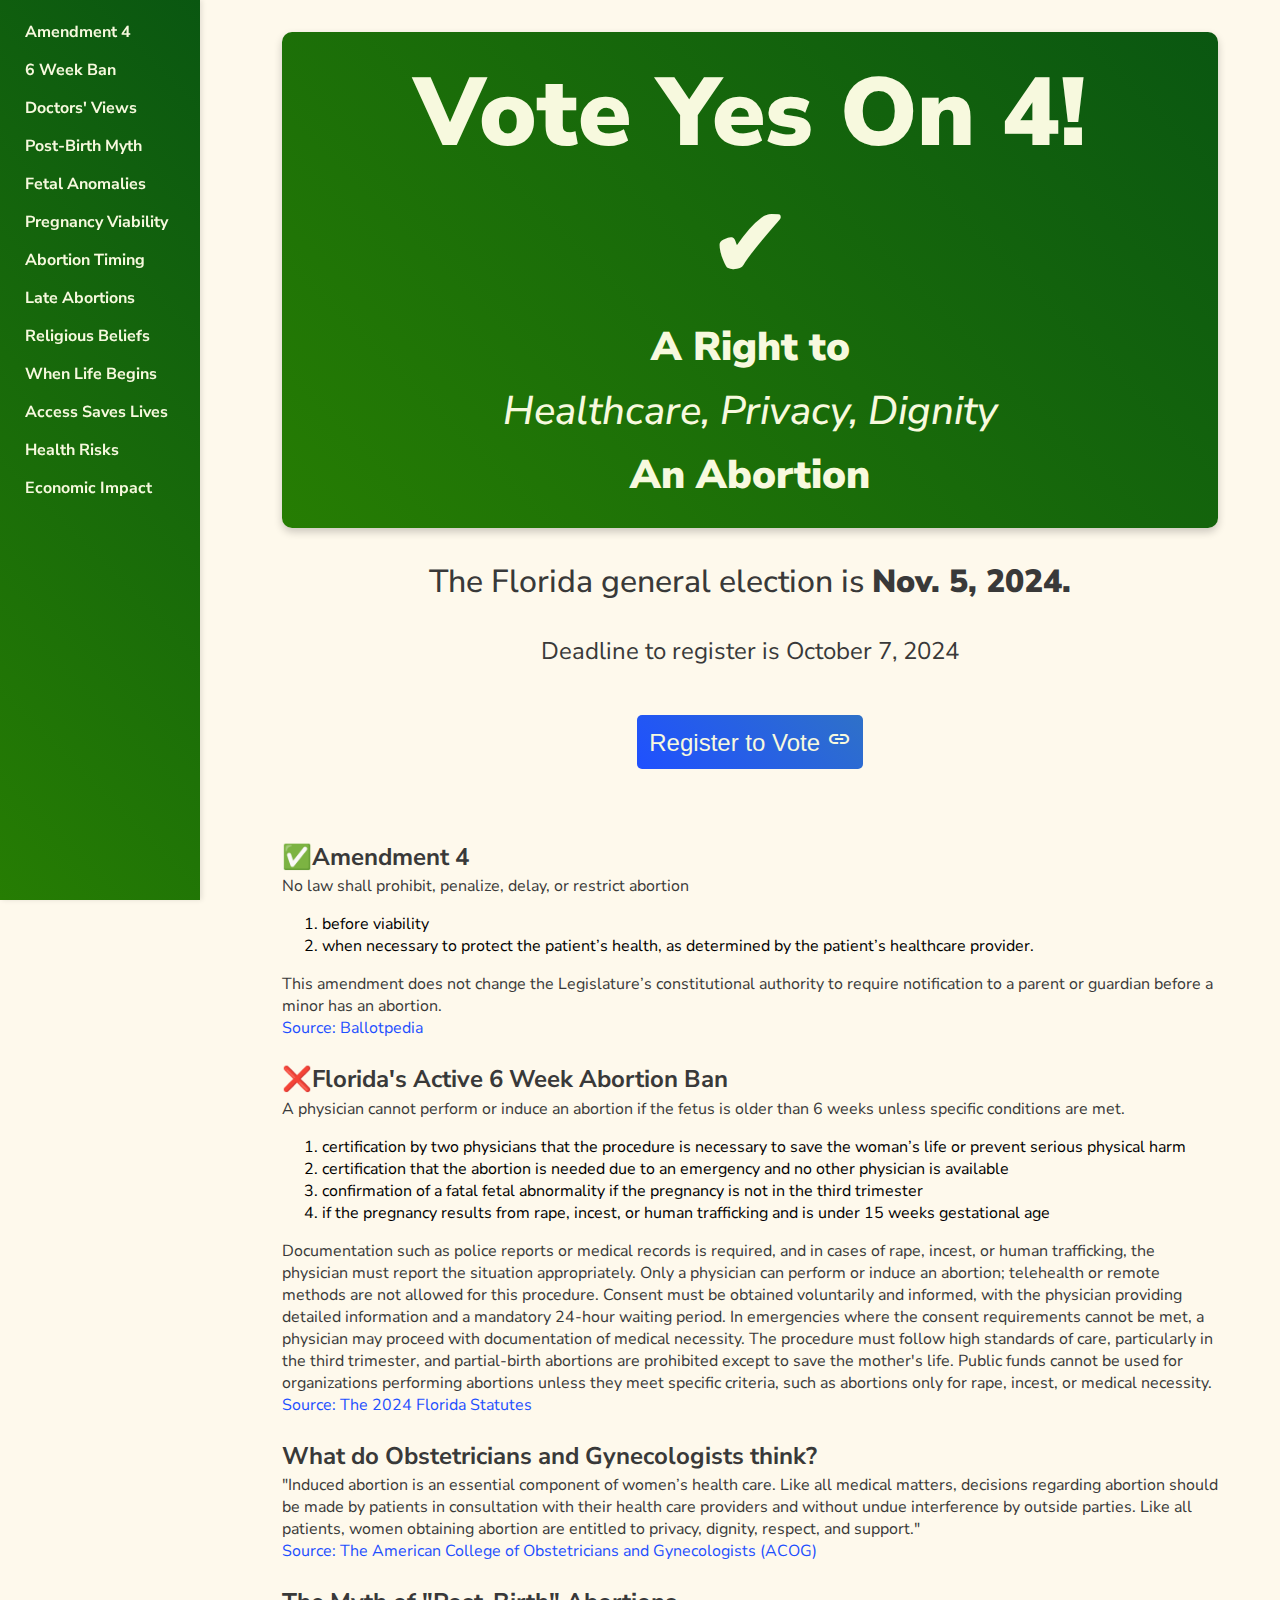
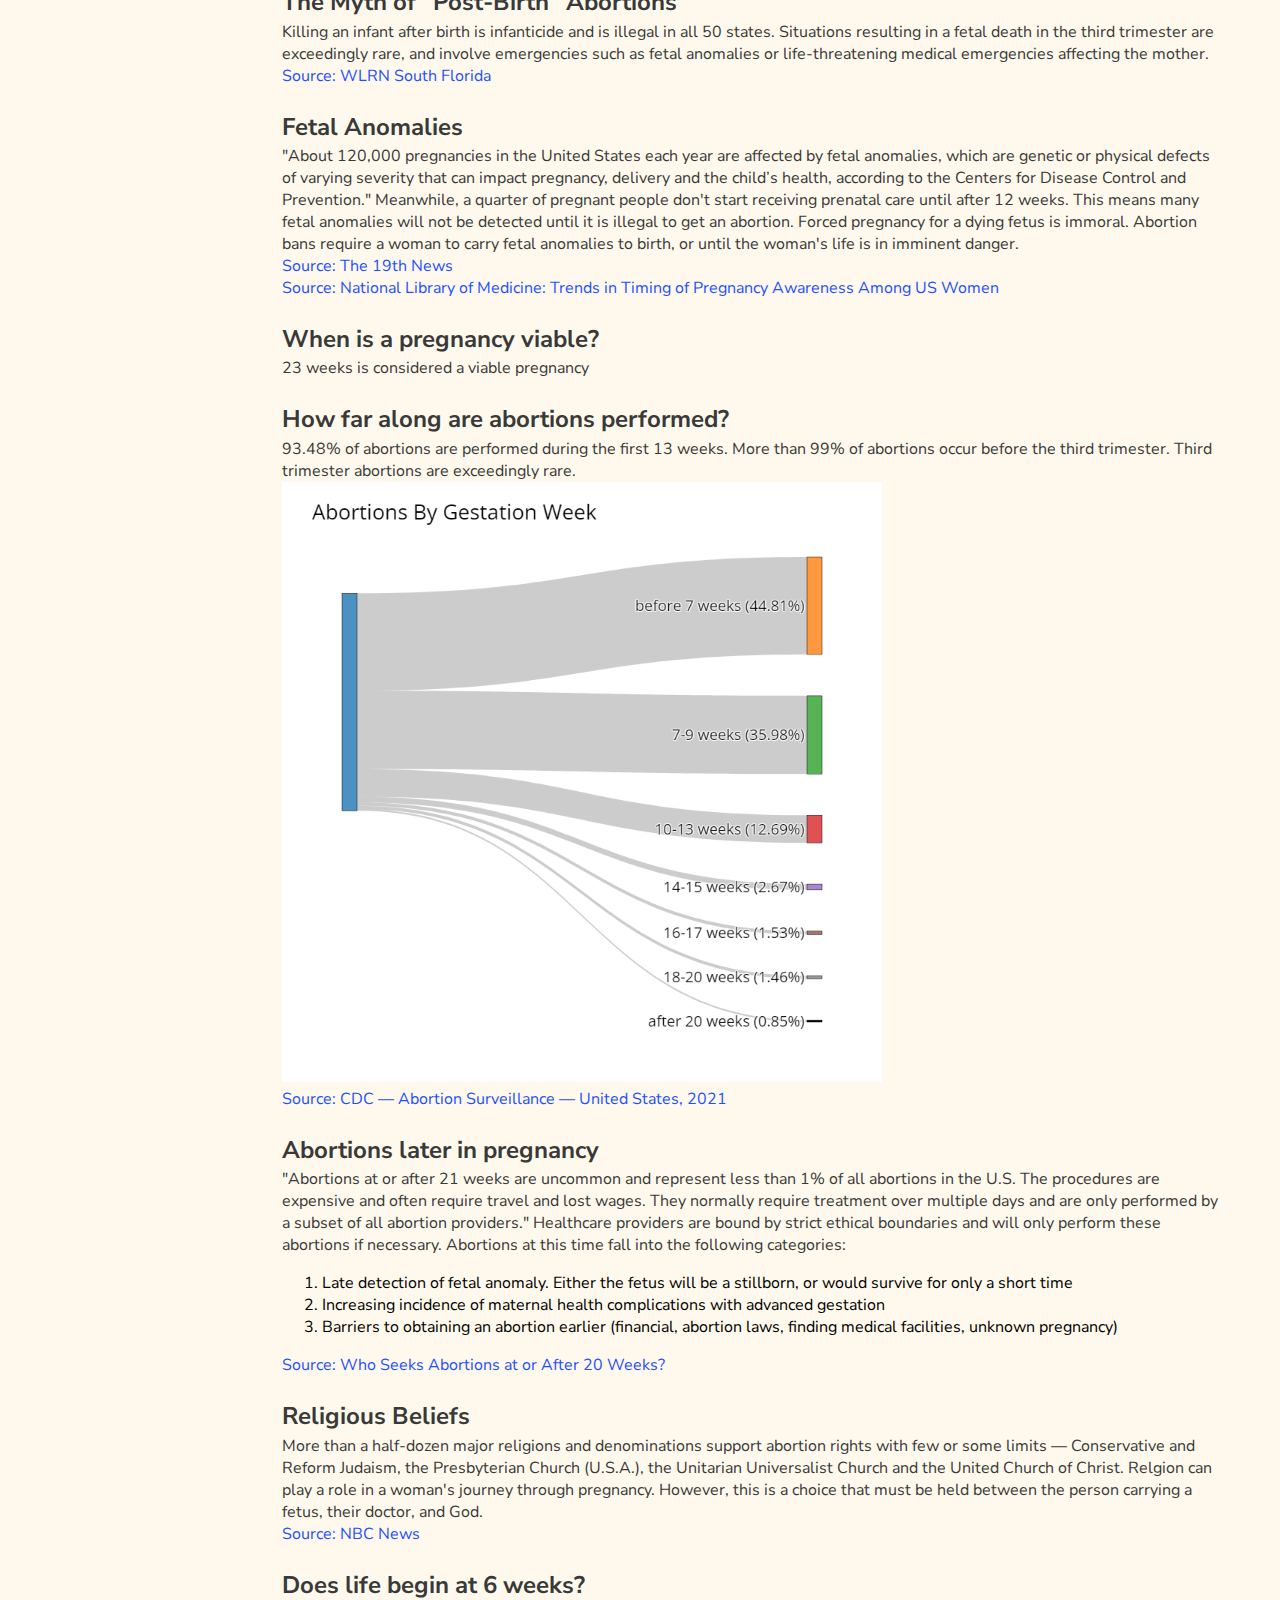
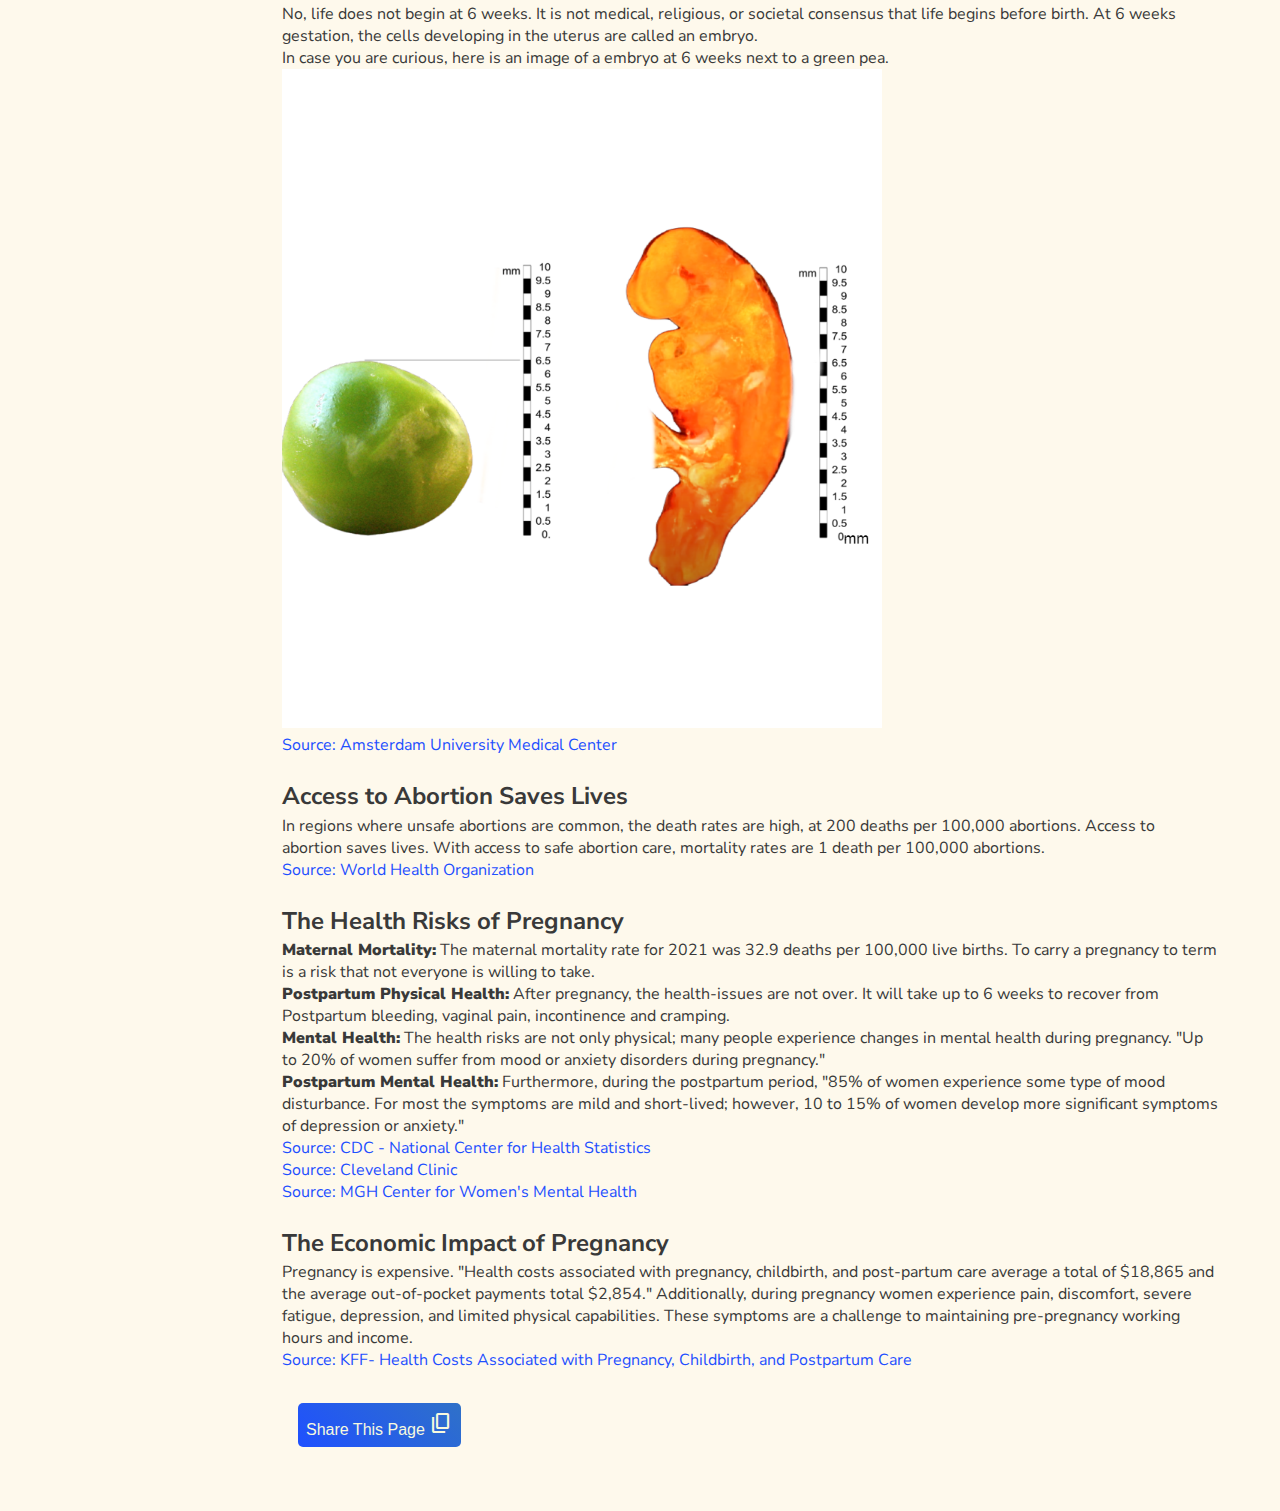
<file: index.html>
<!DOCTYPE html>
<html lang="en">

<head>
    <meta charset="UTF-8">
    <meta name="viewport" content="width=device-width, initial-scale=1.0">
    <title>Yes On 4!</title>
    <link rel="stylesheet" href="styles.css">
    <link rel="preconnect" href="https://fonts.googleapis.com">
    <link rel="preconnect" href="https://fonts.gstatic.com" crossorigin>
    <link
        href="https://fonts.googleapis.com/css2?family=Nunito+Sans:ital,opsz,wdth,wght@0,6..12,112.5,200..1000;1,6..12,112.5,200..1000&family=Unbounded&display=swap"
        rel="stylesheet">
    <link rel="stylesheet"
        href="https://fonts.googleapis.com/css2?family=Material+Symbols+Outlined:opsz,wght,FILL,GRAD@20..48,100..700,0..1,-50..200" />
    <link rel="stylesheet"
        href="https://fonts.googleapis.com/css2?family=Material+Symbols+Outlined:opsz,wght,FILL,GRAD@20..48,100..700,0..1,-50..200" />
    <link rel="preconnect" href="https://fonts.googleapis.com">
    <link rel="preconnect" href="https://fonts.gstatic.com" crossorigin>
    <link
        href="https://fonts.googleapis.com/css2?family=Josefin+Sans:ital,wght@0,100..700;1,100..700&family=Noto+Sans:ital,wght@0,100..900;1,100..900&family=Nunito+Sans:ital,opsz,wdth,wght@0,6..12,75,700;1,6..12,75,700&family=Nunito:ital,wght@0,200..1000;1,200..1000&family=Unbounded:wght@574&display=swap"
        rel="stylesheet">
</head>

<body>
    <div class="sidebar nunito-sub">
        <ul>
            <li><a href="#amendment-txt">Amendment 4</a></li>
            <li><a href="#ban-txt">6 Week Ban</a></li>
            <li><a href="#doctors">Doctors' Views</a></li>
            <li><a href="#myth">Post-Birth Myth</a></li>
            <li><a href="#anomalies">Fetal Anomalies</a></li>
            <li><a href="#viable">Pregnancy Viability</a></li>
            <li><a href="#when">Abortion Timing</a></li>
            <li><a href="#later">Late Abortions</a></li>
            <li><a href="#religion">Religious Beliefs</a></li>
            <li><a href="#life-begin">When Life Begins</a></li>
            <li><a href="#access">Access Saves Lives</a></li>
            <li><a href="#risks">Health Risks</a></li>
            <li><a href="#economics">Economic Impact</a></li>
        </ul>
    </div>
    <main>
        <div>

            <div class="title-card center nunito-title">
                <h1 class="title-text ">Vote Yes On 4!<br>&#x2714;</h1>
                <h3 class="mainh3">A Right to</h3>
                <h3 class="subh3">Healthcare, Privacy, Dignity</h3>
                <h3 class="mainh3">An Abortion</h3>
            </div>


        </div>
        <div>
            <p class="headp">The Florida general election is <strong>Nov. 5, 2024.</strong></p>


            <p class="subp"><br>Deadline to register is October 7, 2024<br><button class="button"
                    onclick="window.open('https://vote.gov/', '_blank')">Register to
                    Vote <span class="material-symbols-outlined">
                        link
                    </span></button></p>

        </div>


        </div>
        <section class="nunito-info">

            <h2 class="h2amendment nunito-sub" id="amendment-txt">✅Amendment 4</h2>
            <p class="amendment">No law shall prohibit, penalize, delay, or restrict abortion</p>
            <ol class="amendment">
                <li>before viability
                <li>when necessary to protect the patient’s
                    health, as determined by the patient’s healthcare provider.
            </ol>
            <p class="amendment">
                This amendment does not change the Legislature’s
                constitutional authority to require notification to a parent or guardian before a minor has
                an
                abortion.
            </p>
            <p>
                <a class="source"
                    href="https://ballotpedia.org/Florida_Amendment_4,_Right_to_Abortion_Initiative_(2024)">Source:
                    Ballotpedia</a>
            </p>

            <h2 id="ban-txt" class="nunito-sub">❌Florida's Active 6 Week Abortion Ban</h2>
            <p>
                A physician cannot perform or induce an abortion if the fetus is older than 6 weeks unless
                specific
                conditions are met.
            </p>
            <ol>
                <li>certification by two physicians that the procedure is necessary to save the woman’s life
                    or
                    prevent serious physical harm
                <li>certification that the abortion is needed due to an emergency and no other physician is
                    available
                <li>confirmation of a fatal fetal abnormality if the pregnancy is not in the third trimester
                <li>if the pregnancy
                    results from rape, incest, or human trafficking and is under 15 weeks gestational age
            </ol>
            <p>Documentation such as police
                reports or medical records is required, and in cases of rape, incest, or human trafficking,
                the
                physician must report
                the situation appropriately.

                Only a physician can perform or induce an abortion; telehealth or remote methods are not
                allowed for
                this procedure.
                Consent must be obtained voluntarily and informed, with the physician providing detailed
                information and
                a mandatory
                24-hour waiting period. In emergencies where the consent requirements cannot be met, a
                physician may
                proceed with
                documentation of medical necessity. The procedure must follow high standards of care,
                particularly in
                the third
                trimester, and partial-birth abortions are prohibited except to save the mother's life.
                Public funds
                cannot be used for
                organizations performing abortions unless they meet specific criteria, such as abortions
                only for rape,
                incest, or
                medical necessity.
            <p>
                <a class="source"
                    href="http://www.leg.state.fl.us/statutes/index.cfm?App_mode=Display_Statute&URL=0300-0399/0390/Sections/0390.0111.html">Source:
                    The
                    2024 Florida Statutes</a>
            </p>
            </p>


            <h2 id="doctors">What do Obstetricians and Gynecologists think?</h2>
            <p>
                "Induced abortion is an essential component of women’s health care. Like all medical matters, decisions
                regarding
                abortion should be made by patients in consultation with their health care providers and without undue
                interference by
                outside parties. Like all patients, women obtaining abortion are entitled to privacy, dignity, respect,
                and support."
            <p>
                <a class="source"
                    href="https://www.acog.org/advocacy/facts-are-important/abortion-is-healthcare">Source: The
                    American
                    College of Obstetricians and Gynecologists (ACOG)</a>
            </p>
            </p>

            <h2 id="myth">The Myth of "Post-Birth" Abortions</h2>
            <p>
                Killing an infant after birth is infanticide and is illegal in all 50 states. Situations resulting in a
                fetal death in
                the third trimester are exceedingly rare, and involve emergencies such as fetal anomalies or
                life-threatening medical
                emergencies affecting the mother.
            <p>
                <a class="source"
                    href="https://www.wlrn.org/government-politics/2023-07-25/desantis-false-claim-post-birth-abortions">Source:
                    WLRN South Florida</a>
            </p>
            </p>

            <h2 id="anomalies">Fetal Anomalies</h2>
            <p>
                "About 120,000 pregnancies in the United States each year are affected by fetal anomalies, which are
                genetic or physical
                defects of varying severity that can impact pregnancy, delivery and the child’s health, according to the
                Centers for
                Disease Control and Prevention." Meanwhile, a quarter of pregnant people don't start receiving prenatal
                care until after 12 weeks. This means many fetal anomalies will not be detected until it is illegal to
                get an abortion.
                Forced pregnancy for a dying fetus is immoral. Abortion bans require a woman to carry fetal
                anomalies to birth, or until the woman's
                life is in imminent danger.
            <p>
                <a class="source" href="https://19thnews.org/2022/08/abortion-bans-no-fetal-anomaly-exceptions">Source:
                    The 19th
                    News</a>
            </p>
            <p>
                <a class="source" href="https://www.ncbi.nlm.nih.gov/pmc/articles/PMC5269518/table/T1/">Source: National
                    Library of
                    Medicine: Trends in Timing of Pregnancy Awareness Among US Women</a>
            </p>
            </p>



            <h2 id="viable">When is a pregnancy viable?</h2>
            <p class="">23 weeks is considered a viable pregnancy</p>
            <h2 id="when">How far along are abortions performed?</h2>
            <p>
                93.48% of abortions are performed during the first 13 weeks. More than 99% of abortions
                occur before the third trimester. Third trimester abortions are exceedingly
                rare.
            </p>
            <p>
                </table>
                <img class="img" src="./graph-png.png" alt="Graph Showing gestation period where abortion was performed"
                    width="600">
            <p><a class="source" href='https://www.cdc.gov/mmwr/volumes/72/ss/ss7209a1.htm#T10_down'>Source: CDC —
                    Abortion
                    Surveillance — United
                    States, 2021</a></p>
            </p>

            <h2 id="later">Abortions later in pregnancy</h2>
            <p>"Abortions at or after 21 weeks are uncommon and represent less than 1% of all abortions in the U.S. The
                procedures
                are expensive
                and often require travel and lost wages. They normally require treatment over multiple days and are only
                performed by a
                subset of all abortion providers." Healthcare providers are bound by strict ethical boundaries and will
                only perform these abortions if necessary.
                Abortions at this time fall into the following categories:
            <ol>
                <li>Late detection of fetal anomaly. Either the fetus will be a stillborn, or would survive for only a
                    short time</li>
                <li>Increasing incidence of maternal health complications with advanced gestation</li>
                <li>Barriers to obtaining an abortion earlier (financial, abortion laws, finding medical facilities,
                    unknown pregnancy)</li>
            </ol>
            <p>
                <a class="source" href=" https://doi.org/10.1363/4521013">Source:
                    Who Seeks Abortions at or After 20 Weeks?</a>
            </p>
            </p>
            <h2 id="religion">Religious Beliefs</h2>
            <p>More than a half-dozen major religions and denominations support abortion rights with few or some limits
                —
                Conservative
                and Reform Judaism, the Presbyterian Church (U.S.A.), the Unitarian Universalist Church and the United
                Church of Christ. Relgion can play a role in a woman's journey through pregnancy. However, this is a
                choice
                that must
                be held between the person carrying a fetus, their doctor, and God.
            </p>
            <a class="source"
                href="https://www.nbcnews.com/news/us-news/religions-support-abortion-rights-leaders-are-speaking-rcna27194">Source:
                NBC News</a>
            <h2 id="life-begin">Does life begin at 6 weeks?</h2>
            <p>No, life does not begin at 6 weeks. It is not medical, religious, or societal consensus that life begins
                before birth. At 6 weeks gestation, the cells developing in the uterus are called
                an embryo.
            </p>
            <p>
                In case you are curious, here is an image of a embryo at 6 weeks next to a green
                pea.

            <p>
            <div><img class="img" src="./pea-vs-embryo.png" alt="Green Pea vs. 6 Week Embryo" width="600"></div>
            <a class="source"
                href="https://www.amsterdamumc.org/en/spotlight/first-ever-crystal-clear-image-of-6-week-old-embryo.htm">Source:
                Amsterdam University Medical Center</a>
            </p>
            <h2 id="access">Access to Abortion Saves Lives</h2>
            <p>
                In regions where unsafe abortions are common, the death rates are high, at 200 deaths per 100,000
                abortions.
                Access to abortion saves lives. With access to safe abortion care, mortality rates are 1 death per
                100,000
                abortions.
            <p>
                <a class="source" href="https://www.who.int/news-room/fact-sheets/detail/abortion">Source: World Health
                    Organization</a>
            </p>
            </p>

            <h2 id="risks">The Health Risks of Pregnancy</h2>
            <p>
                <strong>Maternal Mortality:</strong>
                The maternal mortality rate for 2021 was 32.9 deaths per 100,000 live births. To carry a pregnancy to
                term is a risk that not everyone is willing to take.
                <br><strong>Postpartum Physical Health:</strong>
                After pregnancy, the health-issues are not over. It will take up to 6 weeks to recover from Postpartum
                bleeding, vaginal pain, incontinence and cramping.

                <br><strong>Mental Health:</strong>
                The health risks are not only physical; many people experience changes in mental health during
                pregnancy. "Up to 20% of women suffer from mood or anxiety disorders during pregnancy."
                <br><strong>Postpartum Mental Health:</strong>
                Furthermore, during the postpartum period, "85% of women experience some type of mood disturbance. For
                most the
                symptoms are
                mild and short-lived; however, 10 to 15% of women develop more significant symptoms of depression or
                anxiety."
            <p>
                <a class="source"
                    href="https://www.cdc.gov/nchs/data/hestat/maternal-mortality/2021/maternal-mortality-rates-2021.htm">Source:
                    CDC - National Center for Health Statistics</a>
            </p>
            <p>
                <a class="source" href="https://health.clevelandclinic.org/postpartum-recovery">Source:
                    Cleveland Clinic</a>
            </p>
            <p>
                <a class="source"
                    href="https://womensmentalhealth.org/specialty-clinics-2/postpartum-psychiatric-disorders-2/">Source:
                    MGH Center for Women's Mental Health</a>
            </p>
            </p>

            <h2 id="economics">The Economic Impact of Pregnancy</h2>
            <p>Pregnancy is expensive. "Health costs associated with pregnancy, childbirth, and post-partum care average
                a total of $18,865 and
                the average out-of-pocket payments total $2,854." Additionally, during pregnancy women experience pain,
                discomfort, severe fatigue,
                depression, and limited physical capabilities. These symptoms are a challenge to maintaining
                pre-pregnancy working hours and income.</p>
            <p>
                <a class="source"
                    href="https://www.kff.org/health-costs/issue-brief/health-costs-associated-with-pregnancy-childbirth-and-postpartum-care/">Source:
                    KFF- Health Costs Associated with Pregnancy, Childbirth, and Postpartum Care</a>
            </p>


            <button id="copyLinkButton" class="button">Share This Page <span class="material-symbols-outlined">
                    content_copy
                </span></button>


        </section>
    </main>
    <script>
        document.getElementById('copyLinkButton').addEventListener('click', function () {
            navigator.clipboard.writeText("http://www.yeson4florida.com/").then(function () {
                alert('Link copied to clipboard!');
            }, function (err) {
                alert('Failed to copy link: ', err);
            });
        });
    </script>
</body>

</html>
</file>
<file: styles.css>
/* Define primary and secondary colors */
:root {
    --primary-color: #267d03;
    --secondary-color: #0a5711;
    --tertiary-color: #1f50ff;
    --tert-grad: #2f71c8;
    --header-font-color: #f7f9de;
    --off-white: #eef2e9;
    --off-black: #393939;
    --font-regular: "Nunito Sans", sans-serif;
    --bg-start: #e8e8e8;
    --bg-end: #dae6d1;
    --bg: #fef9ec;
}

* {
    box-sizing: border-box;
}

html {
    scroll-behavior: smooth;
}

body {
    font-family: var(--font-regular);
    margin: 0;
    background: var(--bg);
    display: flex;
    justify-content: flex-end;
    align-items: center;
    flex-direction: column;
    min-height: 100vh;
    max-width: 100vw;
}

main {
    margin-left: 220px;
    width: 80vw;
    max-width: 1000px;
    padding: 2em;
    text-align: left;
}



.sidebar {
    position: fixed;
    top: 0;
    left: 0;
    width: 200px;
    height: 100%;
    padding: 5px 20px;
    background: linear-gradient(45deg, var(--primary-color), var(--secondary-color));
    box-shadow: 2px 0 5px rgba(0, 0, 0, 0.1);
    overflow-y: auto;
}

.sidebar ul {
    list-style-type: none;
    padding: 0;
}

.sidebar ul li {
    margin-bottom: 1rem;
}

.sidebar ul li a {
    color: var(--header-font-color);
    border-radius: 4px;
    padding: 5px;
    text-decoration: none;
    font-weight: bold;
}

.sidebar ul li a:hover {
    transition: .3s;
    box-shadow: 0 0 3pt 2pt white;
}

.title-card {
    background: linear-gradient(45deg, var(--primary-color), var(--secondary-color));
    color: var(--header-font-color);
    padding: 1em;
    border-radius: 10px;
    width: 100%;
    margin: 0 auto 2em;
    box-shadow: 0 4px 8px rgba(0, 0, 0, 0.2);
    text-align: center;
}

h1,
h2,
h3 {
    margin: 0;
    color: var(--off-black);
}

h1 {
    color: white;
    font-size: 4em;
    font-weight: 900;
}

h2 {
    margin-top: 1em;
    margin-bottom: 0.1em;
}

h3 {
    color: white;
    font-size: 2.5em;
    margin-bottom: 0;
}

.subh3,
.mainh3 {
    font-size: 2.5em;
    font-weight: 500;
    margin-top: 0.25em;
    margin-bottom: 0.25em;
    text-align: center;
}

.subh3 {
    font-style: italic;
    color: var(--header-font-color);
}

.mainh3 {
    font-weight: 900;
    color: var(--header-font-color);
}

p {
    margin: 0;
    color: var(--off-black);
    font-size: medium;
}

strong {
    font-weight: 900;
}

.whitep,
.headp {
    text-align: center;
    font-weight: 500;
    font-size: 2em;
    color: var(--off-black);
}

.whitep {
    color: var(--off-white);
}

.subp {
    text-align: center;
    font-weight: 400;
    font-size: 1.5em;
    color: var(--off-black);
}

.cardholder {
    display: flex;
    flex-wrap: wrap;
    gap: 20px;
    padding: 20px;
}

.card {
    flex: 1 1 300px;
    background: linear-gradient(45deg, var(--primary-color), var(--secondary-color));
    border: 1px solid #ccc;
    border-radius: 5px;
    padding: 1em;
    margin: 1em auto;
    max-width: 400px;
    box-shadow: 0 4px 8px rgba(0, 0, 0, 0.2);
}

button {
    background: linear-gradient(45deg, var(--tertiary-color), var(--tert-grad));
    color: var(--header-font-color);
    border: none;
    border-radius: 5px;
    cursor: pointer;
    margin: 2em 1em;
    padding: 0.5em;
    font-size: 1em;
}

button:hover {
    box-shadow: 4px 8px 4px rgba(1, 1, 1, 0.1) inset,
        -4px -8px 4px rgba(255, 255, 255, 0.1) inset;
}


.nunito-title,
.noto-sub,
.noto-info,
.title-text {
    font-family: "Nunito Sans", sans-serif;
}

.title-text {
    font-size: 6em;
    font-stretch: narrower;
    color: var(--header-font-color);
    font-weight: 900;
}

.source {
    color: var(--tertiary-color);
}

@media (max-width: 1000px) {
    .title-card {
        width: 90%;
    }

    .title-text {
        font-stretch: narrower;
        color: var(--header-font-color);
        font-weight: 900;
        font-size: 3em;
    }

    .mainh3 {
        font-size: 1.5em;
    }

    .subh3 {
        font-size: 1.5em;
    }


    .sidebar {
        position: fixed;
        width: 100vw;
        height: 105px;
        margin: 0 0;
        padding: 0px 0px;
        border-radius: 0;
    }

    main {
        margin-left: 0;
        width: 95%;
        padding: 2em 1em;
    }

    .sidebar ul {
        display: flex;
        flex-wrap: wrap;
    }

    .sidebar ul li {
        flex: 1 1 30%;
        margin: 0px;
        padding-bottom: 2px;
        font-size: x-small;
    }

    .sidebar ul li a {
        border-radius: 3px;
    }

    .primary-button {
        font-size: small;
    }

    .title-card {
        margin-top: 100px;
    }

    .img {
        width: 90vw;
    }

}

@media (max-width: 375px) {
    .title-card {
        width: 90%;
    }

    .title-text {
        font-stretch: narrower;
        color: var(--header-font-color);
        font-weight: 900;
        font-size: 2.5em;
    }

    .mainh3 {
        font-size: 1.5em;
    }

    .subh3 {
        font-size: 1.5em;
    }


    .sidebar {
        position: fixed;
        width: 100vw;
        height: 100px;
        margin: 0 0 0 0;
        padding: 0 0 0;
        border-radius: 0;
    }

    main {
        margin-left: 0;
        width: 95%;
        padding: 2em 1em;
    }

    .sidebar ul {
        display: flex;
        flex-wrap: wrap;
    }

    .sidebar ul li {
        flex: 1 1 1 20%;
        margin-left: 5px;
        padding-bottom: 0px;
        font-size: xx-small;
        margin-bottom: 0.1rem;
    }

    .sidebar ul li a {
        border-radius: 3px;
        padding: 0px;
    }

    .primary-button {
        font-size: small;
    }

    .title-card {
        margin-top: 100px;
    }

    .img {
        width: 90vw;
    }

}

@media (max-width: 345px) {
    sidebar {
        height: 120px;
    }
}

.graph {
    width: 100vw;
    height: 820px;
    border: none;
}

a {
    color: rgb(0, 0, 0);
    text-decoration: none;
}

a:hover {
    text-decoration: underline;
}

.material-symbols-outlined {
    font-variation-settings: 'FILL' 0, 'wght' 400, 'GRAD' 0, 'opsz' 24;
}




#amendment-txt:before {
    content: "";
    display: block;
    height: 100px;
    /* Offset height */
    margin-top: -100px;
    /* Offset height (negative margin to move it up) */
    visibility: hidden;
    /* Hide the element */
}

#ban-txt:before {
    content: "";
    display: block;
    height: 100px;
    /* Offset height */
    margin-top: -100px;
    /* Offset height (negative margin to move it up) */
    visibility: hidden;
    /* Hide the element */
}

#doctors:before {
    content: "";
    display: block;
    height: 100px;
    /* Offset height */
    margin-top: -100px;
    /* Offset height (negative margin to move it up) */
    visibility: hidden;
    /* Hide the element */
}

#access:before {
    content: "";
    display: block;
    height: 100px;
    /* Offset height */
    margin-top: -100px;
    /* Offset height (negative margin to move it up) */
    visibility: hidden;
    /* Hide the element */
}

#risks:before {
    content: "";
    display: block;
    height: 100px;
    /* Offset height */
    margin-top: -100px;
    /* Offset height (negative margin to move it up) */
    visibility: hidden;
    /* Hide the element */
}

#economics:before {
    content: "";
    display: block;
    height: 100px;
    /* Offset height */
    margin-top: -100px;
    /* Offset height (negative margin to move it up) */
    visibility: hidden;
    /* Hide the element */
}

#myth:before {
    content: "";
    display: block;
    height: 100px;
    /* Offset height */
    margin-top: -100px;
    /* Offset height (negative margin to move it up) */
    visibility: hidden;
    /* Hide the element */
}

#anomalies:before {
    content: "";
    display: block;
    height: 100px;
    /* Offset height */
    margin-top: -100px;
    /* Offset height (negative margin to move it up) */
    visibility: hidden;
    /* Hide the element */
}

#viable:before {
    content: "";
    display: block;
    height: 100px;
    /* Offset height */
    margin-top: -100px;
    /* Offset height (negative margin to move it up) */
    visibility: hidden;
    /* Hide the element */
}

#when:before {
    content: "";
    display: block;
    height: 100px;
    /* Offset height */
    margin-top: -100px;
    /* Offset height (negative margin to move it up) */
    visibility: hidden;
    /* Hide the element */
}


#later:before {
    content: "";
    display: block;
    height: 100px;
    /* Offset height */
    margin-top: -100px;
    /* Offset height (negative margin to move it up) */
    visibility: hidden;
    /* Hide the element */
}

#religion:before {
    content: "";
    display: block;
    height: 100px;
    /* Offset height */
    margin-top: -100px;
    /* Offset height (negative margin to move it up) */
    visibility: hidden;
    /* Hide the element */
}

#life-begin:before {
    content: "";
    display: block;
    height: 100px;
    /* Offset height */
    margin-top: -100px;
    /* Offset height (negative margin to move it up) */
    visibility: hidden;
    /* Hide the element */
}
</file>
